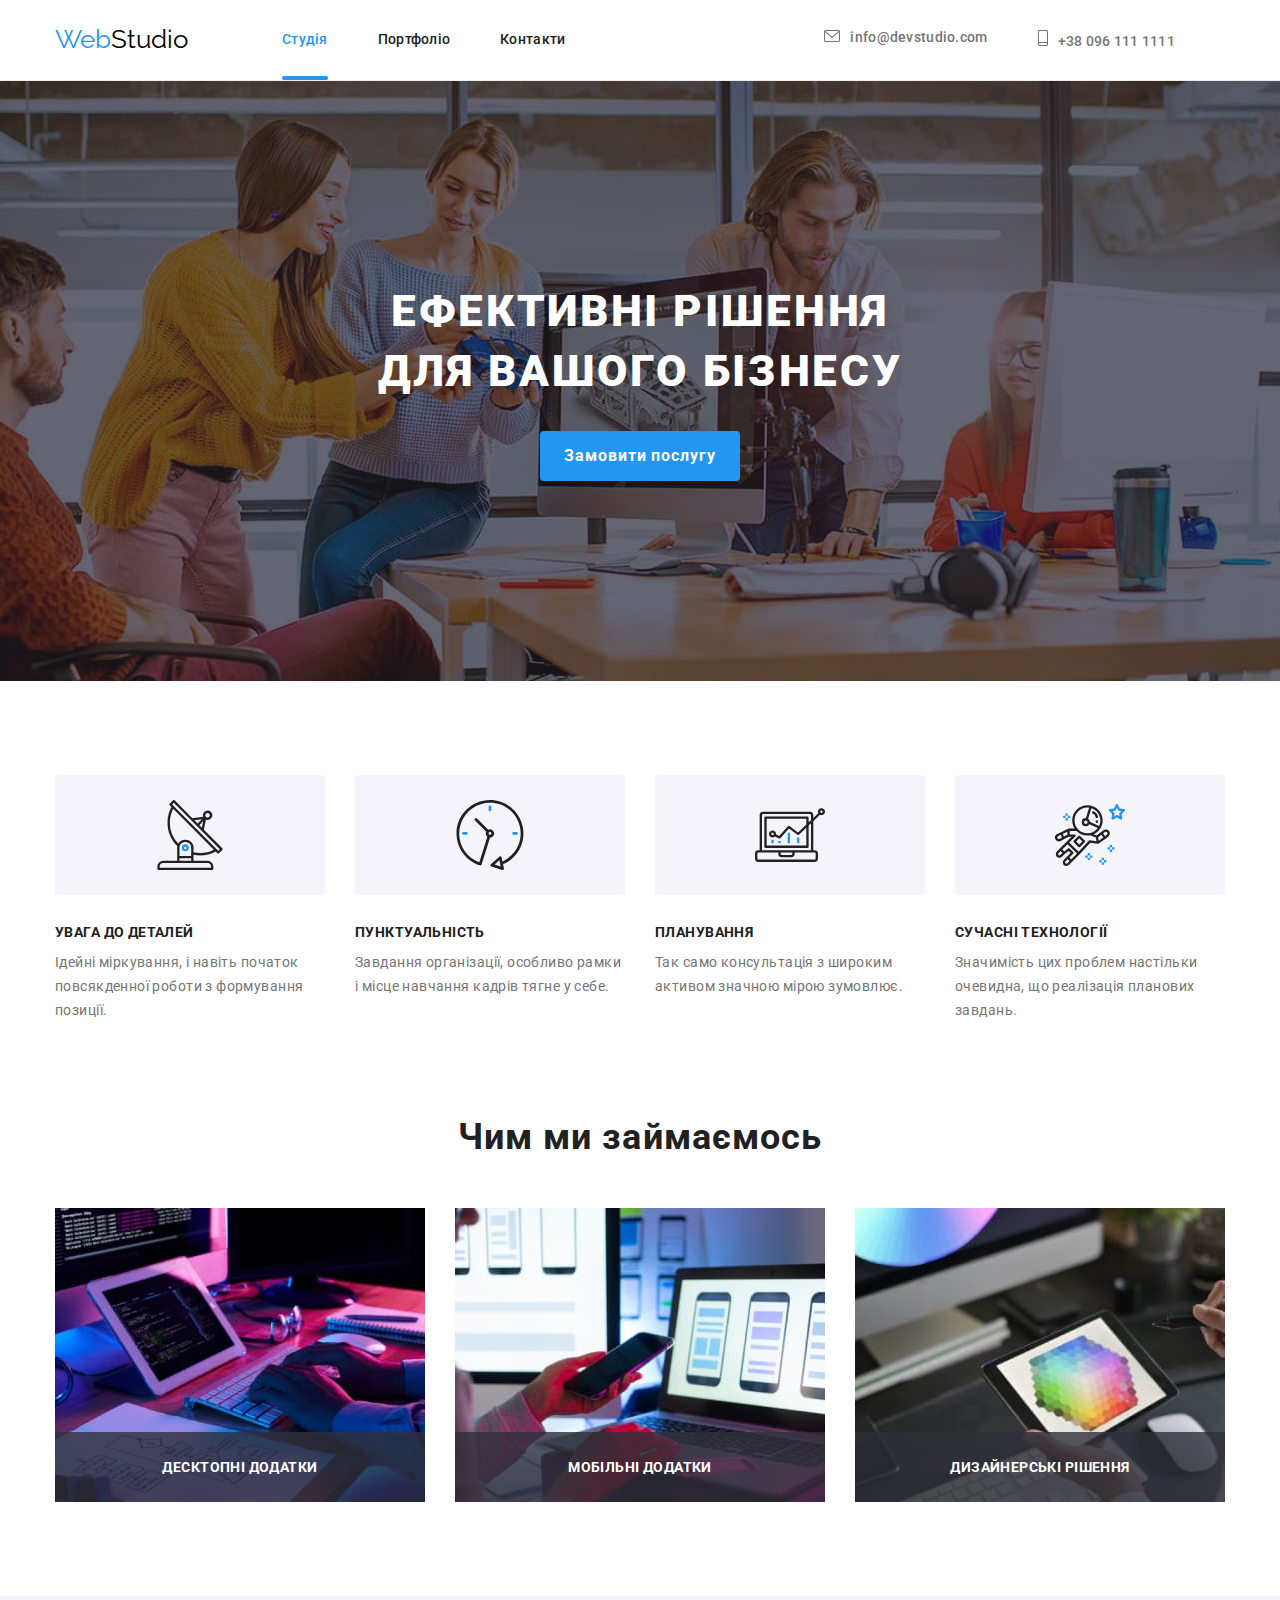
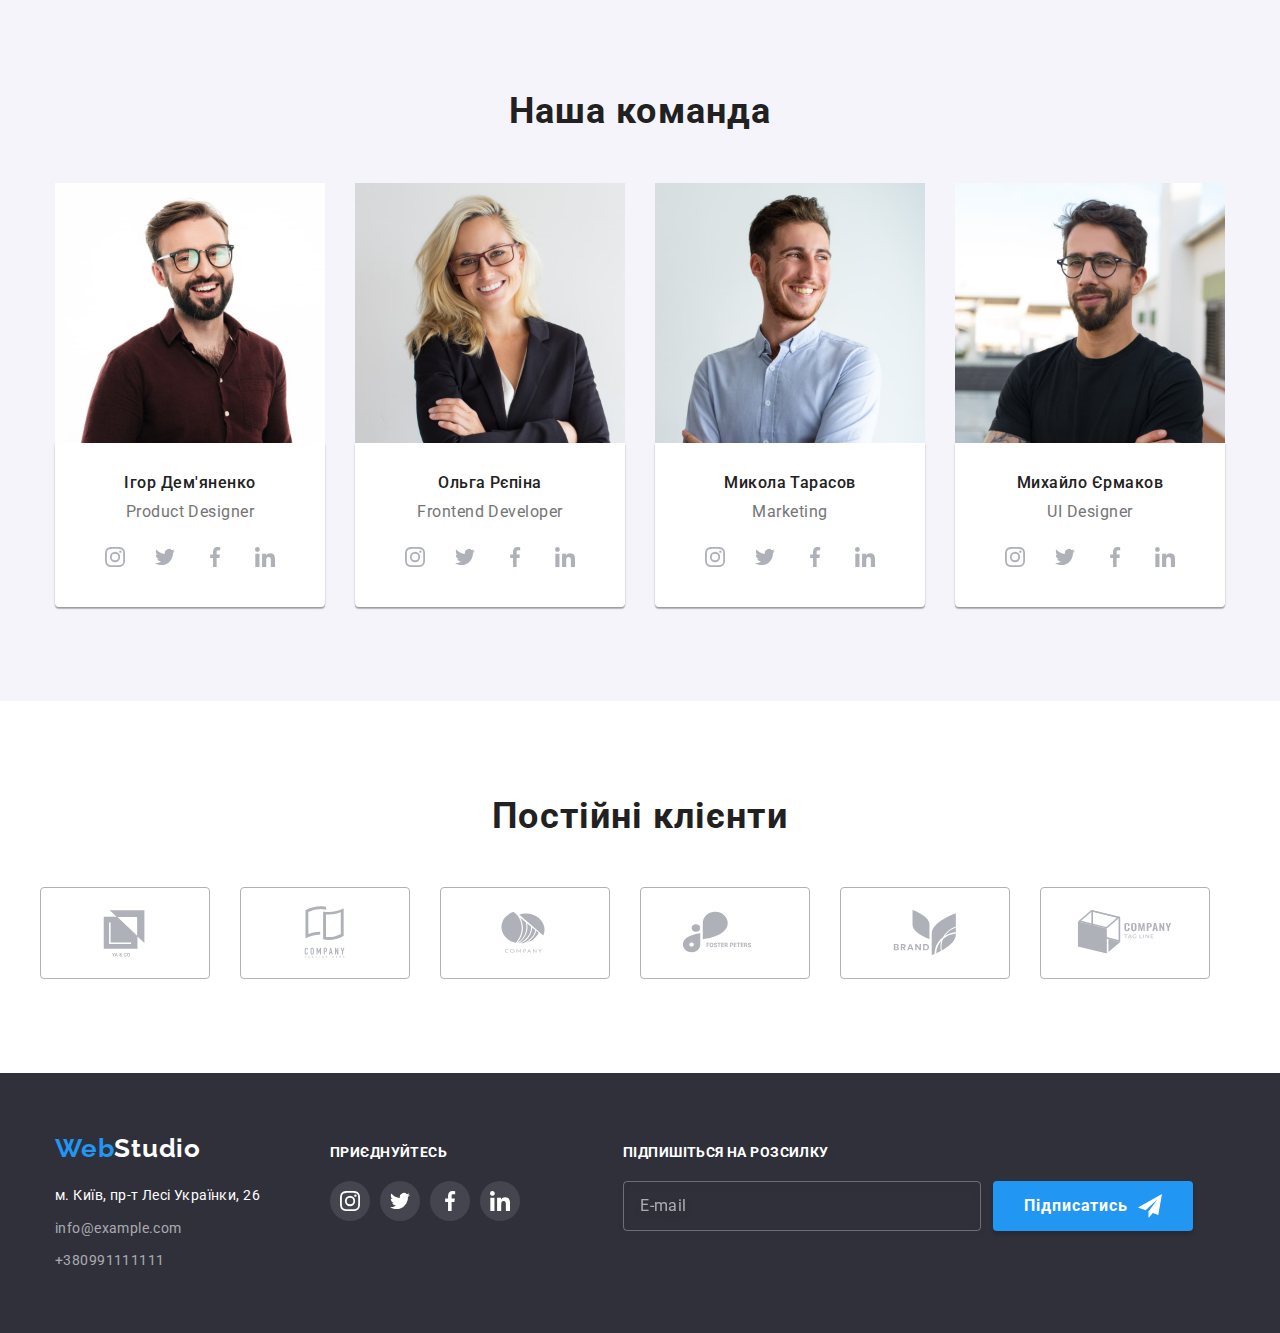
<file: index.html>
<!DOCTYPE html>
<html lang="uk">

<head>
    <meta charset="UTF-8">
    <meta http-equiv="X-UA-Compatible" content="IE=edge">
    <meta name="viewport" content="width=device-width, initial-scale=1.0">
    <title>Document</title>
    <link
        href="https://fonts.googleapis.com/css2?family=Montserrat:wght@400;500;600&family=Raleway:wght@700&family=Roboto:wght@400;500;700;900&display=swap"
        rel="stylesheet">
    <link rel="stylesheet"
        href="https://cdnjs.cloudflare.com/ajax/libs/modern-normalize/1.1.0/modern-normalize.min.css">
    <link rel="stylesheet" href="./css/main.min.css">

</head>

<body>
    <header class="page-header">
        <div class="container">
            <nav class="nav">
                <a class="logo-link link" href="WebStudio"><span class=" logo-accent">Web</span>Studio</a>
                <ul class="menu-nav header-container list">
                    <li class="menu-nav__item "><a href="Студия"
                            class="menu-nav__link menu-nav__link--current link">Студія</a>
                    </li>
                    <li class="menu-nav__item"><a href="./portfolio.html" class="menu-nav__link link">Портфоліо</a></li>
                    <li class="menu-nav__item"><a href="Контакты" class="menu-nav__link link">Контакти</a></li>

                </ul>
                <ul class="site-nav header-container list">
                    <li class="site-nav__item "><a class="site-nav__link mail-link link" href="info@devstudio.com">
                            <svg class="site-nav__icon-email" width="16" height="12">
                                <use href="./images/icons.svg#envelope"></use>
                            </svg>info@devstudio.com</a>
                    </li>
                    <li class="site-nav__item"><a class="site-nav__link tel-link link" href="+380961111111">
                            <svg class="site-nav__icon-tel" width="10" height="16">
                                <use href="./images/icons.svg#smartphone"></use>
                            </svg>+38 096 111 1111</a></li>
                </ul>
            </nav>
        </div>
    </header>

    <main>
        <div class="overlay">
            <section class="hero section ">
                <div class="hero__container container">
                    <h1 class="hero__title">Ефективні рішення<br> для вашого бізнесу</h1>
                    <button class="hero__button" type="button" data-modal-open>Замовити послугу</button>
                </div>
            </section>
        </div>
        <section class="features-section">
            <div class="container">
                <h2 class="section-title visually-hidden">Особливості</h2>
                <ul class="features-list list">
                    <li class="features-list__item">
                        <div class="features">
                            <svg class="features-list__icon">
                                <use href="./images/icons.svg#antenna"></use>
                            </svg>
                        </div>
                        <h3 class="features-list__title">Увага до деталей</h3>
                        <p class="features-list__text">Ідейні міркування, і навіть початок повсякденної роботи з
                            формування
                            позиції.</p>
                    </li>
                    <li class="features-list__item">
                        <div class="features">
                            <svg class="features-list__icon">
                                <use href="./images/icons.svg#clock"></use>
                            </svg>
                        </div>
                        <h3 class="features-list__title">Пунктуальність</h3>
                        <p class="features-list__text">Завдання організації, особливо рамки і місце навчання кадрів
                            тягне у
                            себе.
                        </p>
                    </li>
                    <li class="features-list__item">
                        <div class="features">
                            <svg class="features-list__icon">
                                <use href="./images/icons.svg#diagram"></use>
                            </svg>
                        </div>
                        <h3 class="features-list__title">Планування</h3>
                        <p class="features-list__text">Так само консультація з широким активом значною мірою
                            зумовлює.
                        </p>
                    </li>
                    <li class="features-list__item">
                        <div class="features">
                            <svg class="features-list__icon">
                                <use href="./images/icons.svg#astronaut"></use>
                            </svg>
                        </div>
                        <h3 class="features-list__title">Сучасні технології</h3>
                        <p class="features-list__text">Значимість цих проблем настільки очевидна, що реалізація
                            планових
                            завдань.
                        </p>
                    </li>
                </ul>
            </div>
        </section>
        <section class="about section">
            <div class="container">
                <h2 class="section-subtitle">Чим ми займаємось</h2>
                <ul class="about-list list">
                    <li class="about-list__item"><img src="./images/img.jpg" alt="декстопні додатки" width="370">
                        <div class="about-list__label">
                            <h3 class="about-list__label-text">Десктопні додатки</h3>
                        </div>
                    </li>

                    <li class="about-list__item"><img src="./images/img1.jpg" alt="мобільні додатки" width="370">
                        <div class="about-list__label">
                            <h3 class="about-list__label-text">Мобільні додатки</h3>
                        </div>
                    </li>
                    <li class="about-list__item"><img src="./images/img2.jpg" alt="дизайнерські рішення" width="370">
                        <div class="about-list__label">
                            <h3 class="about-list__label-text">Дизайнерські рішення</h3>
                        </div>
                    </li>
                </ul>
            </div>
        </section>
        <section class="team section">
            <div class="container">
                <h2 class="section-subtitle">Наша команда</h2>
                <ul class="team-list list">
                    <li class="team-list__item">
                        <img src="./images/igde.jpg" alt="член команды Игорь Демьяненко" width="270">
                        <div class="card-member">
                            <h3 class="card-member__name">Ігор Дем'яненко</h3>
                            <p class="card-member__pos">Product Designer</p>
                            <ul class="socials-list list">
                                <li class="socials__item"> <a class="socials-list__link link" href=""><svg
                                            class="cocial-list__icon" width="20" height="20">
                                            <use href="./images/icons.svg#instagram"></use>
                                        </svg></a></li>
                                <li class="socials__item"><a class="socials-list__link link" href=""> <svg
                                            class="cocial-list__icon" width="20" height="20">
                                            <use href="./images/icons.svg#twitter"></use>
                                        </svg> </a></li>
                                <li class="socials-item"><a class="socials-list__link link " href=""> <svg
                                            class="cocial-list__icon" width="20" height="20">
                                            <use href="./images/icons.svg#facebook"></use>
                                        </svg> </a></li>
                                <li class="socials-item"><a class="socials-list__link link " href=""> <svg
                                            class="cocial-list__icon" width="20" height="20">
                                            <use href="./images/icons.svg#linkedin"></use>
                                        </svg> </a></li>
                            </ul>
                        </div>
                    </li>

                    <li class="team-list__item">
                        <img src="./images/olre.jpg" alt="член команды Ольга Репина" width="270">
                        <div class="card-member">
                            <h3 class="card-member__name">Ольга Рєпіна</h3>
                            <p class="card-member__pos">Frontend Developer</p>
                            <ul class="socials-list list">
                                <li class="socials-item"> <a class="socials-list__link link" href=""><svg
                                            class="cocial_list__icon" width="20" height="20">
                                            <use href="./images/icons.svg#instagram"></use>
                                        </svg></a></li>
                                <li class="socials__item"><a class="socials-list__link link" href=""> <svg
                                            class="cocial_list__icon" width="20" height="20">
                                            <use href="./images/icons.svg#twitter"></use>
                                        </svg> </a></li>
                                <li class="socials__item"><a class="socials-list__link link " href=""> <svg
                                            class="cocial_list__icon" width="20" height="20">
                                            <use href="./images/icons.svg#facebook"></use>
                                        </svg> </a></li>
                                <li class="socials__item"><a class="socials-list__link link " href=""> <svg
                                            class="cocial_list__icon" width="20" height="20">
                                            <use href="./images/icons.svg#linkedin"></use>
                                        </svg> </a></li>
                            </ul>
                        </div>
                    </li>

                    <li class="team-list__item">
                        <img src="./images/ntar.jpg" alt="член команды Николай Тарасов" width="270">
                        <div class="card-member">
                            <h3 class="card-member__name">Микола Тарасов</h3>
                            <p class="card-member__pos">Marketing</p>
                            <ul class="socials-list list">
                                <li class="socials__item"> <a class="socials-list__link link" href=""><svg
                                            class="cocial-list__icon" width="20" height="20">
                                            <use href="./images/icons.svg#instagram"></use>
                                        </svg></a></li>
                                <li class="socials__item"><a class="socials-list__link link" href=""> <svg
                                            class="cocial-list__icon" width="20" height="20">
                                            <use href="./images/icons.svg#twitter"></use>
                                        </svg> </a></li>
                                <li class="socials__item"><a class="socials-list__link link " href=""> <svg
                                            class="cocial-list__icon" width="20" height="20">
                                            <use href="./images/icons.svg#facebook"></use>
                                        </svg> </a></li>
                                <li class="socials__item"><a class="socials-list__link link " href=""> <svg
                                            class="cocial-list__icon" width="20" height="20">
                                            <use href="./images/icons.svg#linkedin"></use>
                                        </svg> </a></li>
                            </ul>
                        </div>
                    </li>

                    <li class="team-list__item">
                        <img src="./images/mer.jpg" alt="член команды Михаил Ермаков" width="270">
                        <div class="card-member">
                            <h3 class="card-member__name">Михайло Єрмаков</h3>
                            <p class="card-member__pos">UI Designer</p>
                            <ul class="socials-list list">
                                <li class="socials__item"> <a class="socials-list__link link" href=""><svg
                                            class="cocial-list__icon" width="20" height="20">
                                            <use href="./images/icons.svg#instagram"></use>
                                        </svg></a></li>
                                <li class="socials__item"><a class="socials-list__link link" href=""> <svg
                                            class="cocial-list__icon" width="20" height="20">
                                            <use href="./images/icons.svg#twitter"></use>
                                        </svg> </a></li>
                                <li class="socials__item"><a class="socials-list__link link " href=""> <svg
                                            class="cocial-list__icon" width="20" height="20">
                                            <use href="./images/icons.svg#facebook"></use>
                                        </svg> </a></li>
                                <li class="socials__item"><a class="socials-list__link link " href=""> <svg
                                            class="cocial-list__icon" width="20" height="20">
                                            <use href="./images/icons.svg#linkedin"></use>
                                        </svg> </a></li>
                            </ul>
                        </div>
                    </li>
                </ul>
            </div>

        </section>
        <section class="section-clients">
            <div class="container">
                <h2 class="section-subtitle">Постійні клієнти</h2>
                <ul class="client-list list">
                    <li class="client-list__item"><a class="client-list__link" href=""><svg class="client-list__icon"
                                width="106" height="60">
                                <use href="./images/icons.svg#logo">
                                </use>
                            </svg></a></li>
                    <li class="client-list__item"><a class="client-list__link" href=""><svg class="client-list__icon"
                                width="106" height="60">
                                <use href="./images/icons.svg#logo-1">
                                </use>
                            </svg></a></li>
                    <li class="client-list__item"><a class="client-list__link" href=""><svg class="client-list__icon"
                                width="106" height="60">
                                <use href="./images/icons.svg#logo-2">
                                </use>
                            </svg></a></li>
                    <li class="client-list__item"><a class="client-list__link" href=""><svg class="client-list__icon"
                                width="106" height="60">
                                <use href="./images/icons.svg#logo-3">
                                </use>
                            </svg></a></li>
                    <li class="client-list__item"><a class="client-list__link" href=""><svg class="client-list__icon"
                                width="106" height="60">
                                <use href="./images/icons.svg#logo-4">
                                </use>
                            </svg></a></li>
                    <li class="client-list__item"><a class="client-list__link" href=""><svg class="client-list__icon"
                                width="106" height="60">
                                <use href="./images/icons.svg#logo-5">
                                </use>
                            </svg></a></li>
                </ul>
            </div>
        </section>
    </main>
    <footer class="footer">
        <div class=" footer-container container">
            <div class="footer-address">
                <a class="logo-link--address link" href="WebStudio"><span class=" logo-accent">Web</span>Studio</a>
                <address class="address">
                    м. Київ, пр-т Лесі Українки, 26 <br>
                    <a class="email-link link" href="mailto:info@example.com">info@example.com <br></a>
                    <a class="phone-link link" href="tel:+380991111111">+380991111111</a>
                </address>
            </div>
            <div class="social-links">
                <h4 class="social-title">Приєднуйтесь</h4>
                <ul class="social-list list">
                    <li class="socials__item"><a class="socials-list__link--accede link" href=""><svg
                                class="cocial-list__icon" width="20" height="20">
                                <use href="./images/icons.svg#instagram"></use>
                            </svg></a></li>
                    <li class="socials__item"><a class="socials-list__link--accede link" href=""> <svg
                                class="cocial-list__icon" width="20" height="20">
                                <use href="./images/icons.svg#twitter"></use>
                            </svg> </a></li>
                    <li class="socials__item"><a class="socials-list__link--accede link " href=""> <svg
                                class="cocial-list__icon" width="20" height="20">
                                <use href="./images/icons.svg#facebook"></use>
                            </svg> </a></li>
                    <li class="socials__item"><a class="socials-list__link--accede link " href=""> <svg
                                class="cocial-list__icon" width="20" height="20">
                                <use href="./images/icons.svg#linkedin"></use>
                            </svg> </a></li>
                </ul>
            </div>
            <form class="form-subscription">
                <strong class="form-subscription__title form">Підпишіться на розсилку</strong>
                <div class="form-subscription__box">
                    <label class="form-subscription__wrap">
                        <input class="form-subscription__input form-subscription__input--colortext" type="email"
                            name="email" placeholder="E-mail">
                    </label>
                    <button class="form-subscription__btn" type="submit"> Підписатись
                        <svg class="form-subscription__icon" width="24" height="24">
                            <use href="./images/icons.svg#icon-send"></use>
                        </svg>
                    </button>
                </div>
            </form>
        </div>
    </footer>
    <!--modal-window-->
    <div class="backdrop is-hidden" data-modal>
        <div class="modal">
            <button class="modal__btn" data-modal-close>
                <svg class="modal__icon" width="18" height="18">
                    <use href="./images/icons.svg#close-black"></use>
                </svg>
            </button>
            <form class="register-form">
                <strong class="form-title">Залиште свої дані, ми вам передзвонимо</strong>
                <div class="register-form__group" role="group">
                    <label class="register-form__wrap">
                        <span class="register-form__label">Ім'я</span>
                        <input class="register-form__input" type="text" name="user-name" autofocus>
                        <svg class="register-form__icon" width="18" height="18">
                            <use href="./images/icons.svg#person"></use>
                        </svg>
                    </label>
                    <label class="register-form__wrap">
                        <span class="register-form__label">Телефон</span>
                        <input class="register-form__input" type="tel" name="user-phone">
                        <svg class="register-form__icon" width="18" height="18">
                            <use href="./images/icons.svg#phone-black"></use>
                        </svg>
                    </label>
                    <label class="register-form__wrap">
                        <span class="register-form__label">Пошта</span>
                        <input class="register-form__input" type="email" name="user-maill">
                        <svg class="register-form__icon" width="18" height="18">
                            <use href="./images/icons.svg#email-black"></use>
                        </svg>
                    </label>
                    <label class="register-form__wrap">
                        <span class="register-form__label">Коментар</span>
                        <textarea class="register-form__message" name="Feedback" placeholder="Введіть текст"></textarea>
                    </label>
                </div>
                <label class="register-form__agreement">
                    <input class="register-form__checkbox visually-hidden" type="checkbox" name="agreement">
                    <svg class="register-form-icon" width="16" height="15">
                        <use class="register-form-icon-unchek" href="./images/icons.svg#unchek"></use>
                        <use class="register-form-icon-check" href="./images/icons.svg#icon-check"></use>
                    </svg>
                    <span class="register-form__text">Погоджуюся з розсилкою та приймаю
                        <a class="form-agreement-tx" href="">Умови договору</a></span>
                </label>
                <button class="register-form__btn" type="submit">Відправити</button>
            </form>
        </div>
    </div>
    <script src="./js/modal.js"></script>
</body>

</html>
</file>
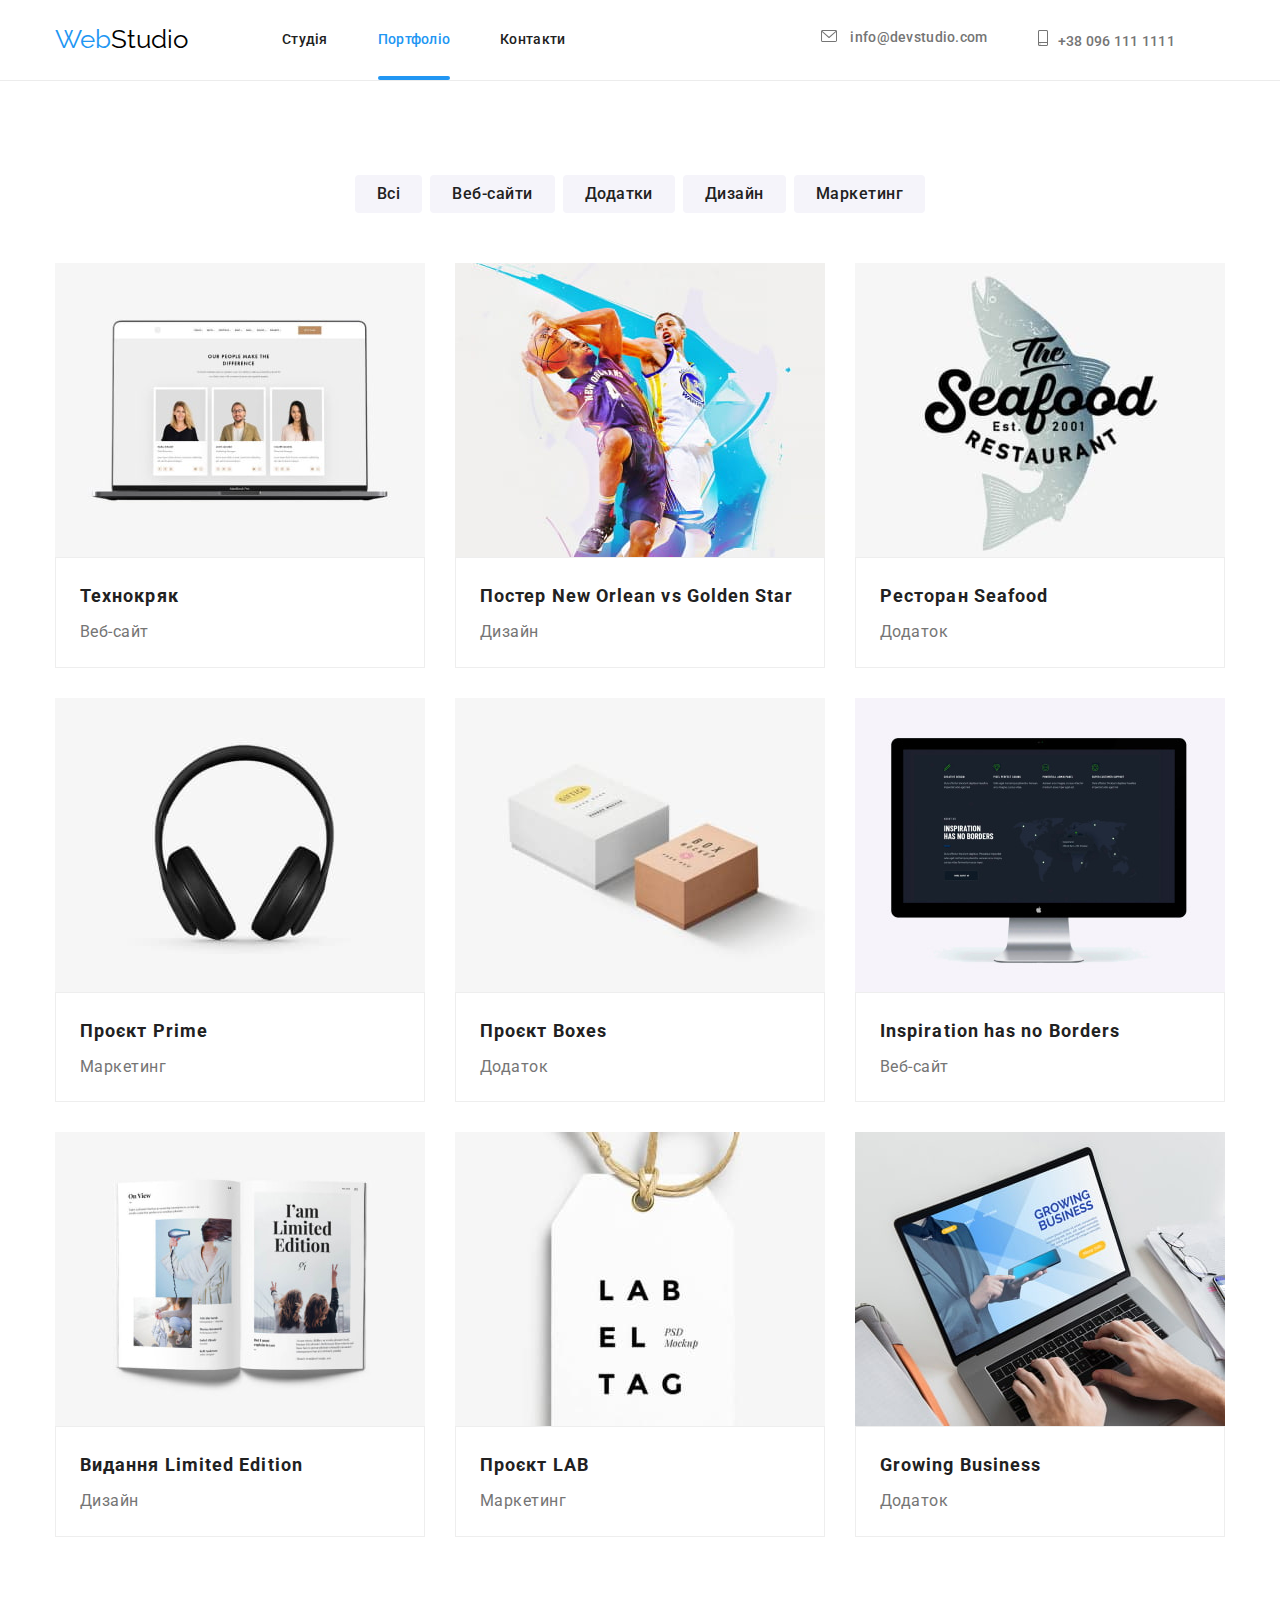
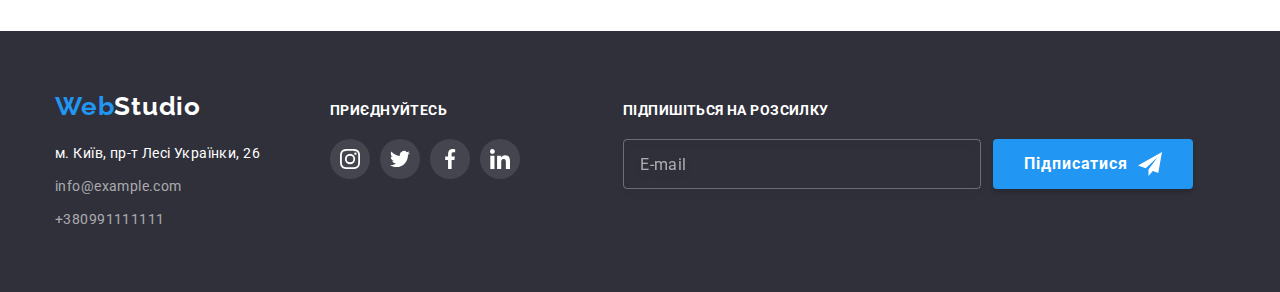
<file: portfolio.html>
<!DOCTYPE html>
<html lang="uk">

<head>
    <meta charset="UTF-8">
    <meta http-equiv="X-UA-Compatible" content="IE=edge">
    <meta name="viewport" content="width=device-width, initial-scale=1.0">
    <title>Document</title>
    <link
        href="https://fonts.googleapis.com/css2?family=Montserrat:wght@400;500;600&family=Raleway:wght@700&family=Roboto:wght@400;500;700;900&display=swap"
        rel="stylesheet">
    <link rel="stylesheet"
        href="https://cdnjs.cloudflare.com/ajax/libs/modern-normalize/1.1.0/modern-normalize.min.css">
    <link rel="stylesheet" href="./css/main.min.css">
</head>

<body>
    <header class="page-header">
        <div class="container">
            <nav class="nav">
                <a class="logo-link link" href="WebStudio"><span class="logo-accent">Web</span>Studio</a>
                <ul class="menu-nav header-container list">
                    <li class="menu-nav__item"><a href="./index.html" class="menu-nav__link link">Студія</a></li>
                    <li class="menu-nav__item"><a href="./portfolio.html"
                            class="menu-nav__link menu-nav__link--current link">Портфоліо</a></li>
                    <li class="menu-nav__item"><a href="Контакты" class="menu-nav__link link">Контакти</a></li>

                </ul>
                <ul class="site-nav header-container list">
                    <li class="site-nav__item"><a class="site-nav__link mail-link link" href="info@devstudio.com">
                            <svg class="site-nav__icon-email" width="16" height="12">
                                <use href="./images/icons.svg#envelope"></use>
                            </svg>
                            info@devstudio.com</a></li>
                    <li class="site-nav__item"><a class="site-nav__link tel-link link" href="+380961111111"><svg
                                class="site-nav__icon-tel" width="10" height="16">
                                <use href="./images/icons.svg#smartphone"></use>
                            </svg>+38 096 111 1111</a>
                    </li>
                </ul>
            </nav>
        </div>
    </header>
    <main>
        <section class="section-portfolio">
            <div class="container container-pr">
                <ul class="button-list list">
                    <li class="button-list__btn"><button class="button button--current" type="button">Всі</button></li>
                    <li class="button-list__btn"><button class="button" type="button">Веб-сайти</button></li>
                    <li class="button-list__btn"><button class="button" type="button">Додатки</button></li>
                    <li class="button-list__btn"><button class="button" type="button">Дизайн</button></li>
                    <li class="button-list__btn"><button class="button" type="button">Маркетинг</button></li>
                </ul>

                <h2 class="section-title visually-hidden">Проєкти</h2>
                <ul class="projects-list list">
                    <li class="projects-list__item-flex-element">
                        <div class="projects-element">
                            <a class="link" href="">
                                <img src="./images/img3.jpg" alt="Технокряк" width="370"></a>
                            <div class="projects-overlay">
                                <p class="overlay-text">Ресурс пропонує комплексні пропозиції з різним рівнем
                                    функціоналу та
                                    сервісів. Все це дозволить відвідувачу отримати
                                    вичерпні відомості про компанію чи приватну особу.</p>
                            </div>
                        </div>
                        <div class="card-projects">
                            <h3 class="card-projects__title">Технокряк</h3>
                            <p class="card-projects__text">Веб-сайт</p>
                        </div>

                    </li>
                    <li class="projects-list__item-flex-element">
                        <div class="projects-element"><a class="link" href=""><img src="./images/img4.jpg"
                                    alt="Постер New Orlean vs Golden Star" width="370"></a>
                            <div class="projects-overlay">
                                <p class="overlay-text">Ресурс пропонує комплексні пропозиції з різним рівнем
                                    функціоналу та
                                    сервісів. Все це дозволить відвідувачу отримати
                                    вичерпні відомості про компанію чи приватну особу.</p>
                            </div>
                        </div>
                        <div class="card-projects">
                            <h3 class="card-projects__title">Постер New Orlean vs Golden Star</h3>
                            <p class="card-projects__text">Дизайн</p>
                        </div>
                    </li>
                    <li class="projects-list__item-flex-element">
                        <div class="projects-element"><a class=" link" href=""><img src="./images/img5.jpg"
                                    alt="Ресторан Seafood" width="370"></a>
                            <div class="projects-overlay">
                                <p class="overlay-text">Ресурс пропонує комплексні пропозиції з різним рівнем
                                    функціоналу та
                                    сервісів. Все це дозволить відвідувачу отримати
                                    вичерпні відомості про компанію чи приватну особу.</p>
                            </div>
                        </div>
                        <div class="card-projects">
                            <h3 class="card-projects__title">Ресторан Seafood</h3>
                            <p class="card-projects__text">Додаток</p>
                        </div>
                    </li>
                    <li class="projects-list__item-flex-element">
                        <div class="projects-element"><a class=" link" href=""><img src="./images/img6.jpg"
                                    alt="Проект Prime" width="370"></a>
                            <div class="projects-overlay">
                                <p class="overlay-text">Ресурс пропонує комплексні пропозиції з різним рівнем
                                    функціоналу та
                                    сервісів. Все це дозволить відвідувачу отримати
                                    вичерпні відомості про компанію чи приватну особу.</p>
                            </div>
                        </div>
                        <div class="card-projects">
                            <h3 class="card-projects__title">Проєкт Prime</h3>
                            <p class="card-projects__text">Маркетинг</p>
                        </div>
                    </li>
                    <li class="projects-list__item-flex-element">
                        <div class="projects-element"><a class=" link" href=""><img src="./images/img7.jpg"
                                    alt="Проект Boxes" width="370"></a>
                            <div class="projects-overlay">
                                <p class="overlay-text">Ресурс пропонує комплексні пропозиції з різним рівнем
                                    функціоналу та
                                    сервісів. Все це дозволить відвідувачу отримати
                                    вичерпні відомості про компанію чи приватну особу.</p>
                            </div>
                        </div>
                        <div class="card-projects">
                            <h3 class="card-projects__title">Проєкт Boxes</h3>
                            <p class="card-projects__text">Додаток</p>
                        </div>
                    </li>
                    <li class="projects-list__item-flex-element">
                        <div class="projects-element"><a class="link" href=""><img src="./images/img8.jpg"
                                    alt="Inspiration has no Borders" width="370"></a>
                            <div class="projects-overlay">
                                <p class="overlay-text">Ресурс пропонує комплексні пропозиції з різним рівнем
                                    функціоналу та
                                    сервісів. Все це дозволить відвідувачу отримати
                                    вичерпні відомості про компанію чи приватну особу.</p>
                            </div>
                        </div>
                        <div class="card-projects">
                            <h3 class="card-projects__title">Inspiration has no Borders</h3>
                            <p class="card-projects__text">Веб-сайт</p>
                        </div>
                    </li>
                    <li class="projects-list__item-flex-element">
                        <div class="projects-element"><a class=" link" href=""><img src="./images/img9.jpg"
                                    alt="Издание Limited Edition" width="370"></a>
                            <div class="projects-overlay">
                                <p class="overlay-text">Ресурс пропонує комплексні пропозиції з різним рівнем
                                    функціоналу та
                                    сервісів. Все це дозволить відвідувачу отримати
                                    вичерпні відомості про компанію чи приватну особу.</p>
                            </div>
                        </div>
                        <div class="card-projects">
                            <h3 class="card-projects__title">Видання Limited Edition</h3>
                            <p class="card-projects__text">Дизайн</p>
                        </div>
                    </li>
                    <li class="projects-list__item-flex-element">
                        <div class="projects-element"><a class="link" href=""><img src="./images/img10.jpg"
                                    alt="Проект LAB" width="370"></a>
                            <div class="projects-overlay">
                                <p class="overlay-text">Ресурс пропонує комплексні пропозиції з різним рівнем
                                    функціоналу та
                                    сервісів. Все це дозволить відвідувачу отримати
                                    вичерпні відомості про компанію чи приватну особу.</p>
                            </div>
                        </div>
                        <div class="card-projects">
                            <h3 class="card-projects__title">Проєкт LAB</h3>
                            <p class="card-projects__text">Маркетинг</p>
                        </div>
                    </li>
                    <li class="projects-list__item-flex-element">
                        <div class="projects-element"><a class="link" href=""><img src="./images/img11.jpg"
                                    alt="Growing Business" width="370"></a>
                            <div class="projects-overlay">
                                <p class="overlay-text">Ресурс пропонує комплексні пропозиції з різним рівнем
                                    функціоналу та
                                    сервісів. Все це дозволить відвідувачу отримати
                                    вичерпні відомості про компанію чи приватну особу.</p>
                            </div>
                        </div>
                        <div class="card-projects">
                            <h3 class="card-projects__title">Growing Business</h3>
                            <p class="card-projects__text">Додаток</p>
                        </div>
                    </li>
                </ul>
            </div>
        </section>
    </main>


    <footer class="footer">
        <div class="container footer-container">
            <div class="footer-address">
                <a class="logo-link--address link" href="WebStudio"><span class=" logo-accent">Web</span>Studio</a>
                <address class="address">
                    м. Київ, пр-т Лесі Українки, 26 <br>
                    <a class="email-link link" href="mailto:info@example.com">info@example.com <br></a>
                    <a class="phone-link link" href="tel:+380991111111">+380991111111</a>
                </address>
            </div>
            <div class="social-links">
                <h4 class="social-title">Приєднуйтесь</h4>
                <ul class="social-list list">
                    <li class="socials__item"> <a class="socials-list__link--accede link" href=""><svg
                                class="cocial-list__icon" width="20" height="20">
                                <use href="./images/icons.svg#instagram"></use>
                            </svg></a></li>
                    <li class="socials__item"><a class="socials-list__link--accede link" href=""> <svg
                                class="cocial-list__icon" width="20" height="20">
                                <use href="./images/icons.svg#twitter"></use>
                            </svg> </a></li>
                    <li class="socials__item"><a class="socials-list__link--accede link " href=""> <svg
                                class="cocial-list__icon" width="20" height="20">
                                <use href="./images/icons.svg#facebook"></use>
                            </svg> </a></li>
                    <li class="socials__item"><a class="socials-list__link--accede link " href=""> <svg
                                class="cocial-list__icon" width="20" height="20">
                                <use href="./images/icons.svg#linkedin"></use>
                            </svg> </a></li>
                </ul>
            </div>
            <form class=" form-subscription form">
                <strong class="form-subscription__title form">Підпишіться на розсилку</strong>
                <label class="form-subscription__wrap">
                    <div class="form-subscription__box">
                        <input class="form-subscription__input form-subscription__input--colortext" type="email"
                            name="email" placeholder="E-mail">
                        <button class="form-subscription__btn" type="submit">Підписатися
                            <svg class="form-subscription__icon" width="24" height="24">
                                <use href="./images/icons.svg#icon-send"></use>
                            </svg>
                        </button>
                    </div>
                </label>
            </form>
        </div>
    </footer>
</body>

</html>
</file>
<file: css/main.min.css>
:root{--main-font: "Roboto", sans-serif;--secondary-font: "Raleway", sans-serif;--primari-text-color: #757575;--title-text-color: #212121;--accent-color: #2196F3;--dark-bg-cl: #2F303A;--light-bg-cl: #F5F4FA}.visually-hidden{position:absolute;width:1px;height:1px;margin:-1px;border:0;padding:0;white-space:nowrap;-webkit-clip-path:inset(100%);clip-path:inset(100%);clip:rect(0 0 0 0);overflow:hidden}img{display:block}h1,h2,h3,h4,h5,h6,p{margin:0}.list{list-style:none;padding:0;margin:0}.link{text-decoration:none;color:currentColor}*,*::before,*::after{-webkit-box-sizing:border-box;box-sizing:border-box}body{color:#212121;font-family:var(--main-font),sans-serif}.page-header{background-color:#fff;border-bottom:1px solid #ececec}.nav{display:-webkit-box;display:-ms-flexbox;display:flex;-webkit-box-align:center;-ms-flex-align:center;align-items:center}.menu-nav{display:-webkit-box;display:-ms-flexbox;display:flex;color:var(--title-text-color);font-size:14px;font-weight:500;line-height:1.14;letter-spacing:.02em}.menu-nav__link{display:block;padding-top:32px;padding-bottom:32px;-webkit-transition:color 250ms cubic-bezier(0.4, 0, 0.2, 1);transition:color 250ms cubic-bezier(0.4, 0, 0.2, 1)}.menu-nav__link:hover,.menu-nav__link:focus{color:var(--accent-color)}.menu-nav__item{margin-right:50px}.menu-nav__item:last-child{margin-right:0}.menu-nav__link{color:var(--title-text-color)}.menu-nav__link--current{color:var(--accent-color);position:relative}.menu-nav__link--current::after{position:absolute;bottom:0;left:0;content:" ";display:block;background-color:var(--accent-color);width:100%;height:4px;border-radius:2px}.site-nav{font-weight:500;font-size:14px;line-height:1.14;letter-spacing:.02em;color:#757575}.site-nav:hover .site-nav:focus{color:var(--accent-color)}.site-nav__item{margin-right:50px}.site-nav__icon-email{margin-right:10px;-webkit-box-align:center;-ms-flex-align:center;align-items:center;fill:currentColor}.site-nav__icon-tel{margin-right:10px;-webkit-box-align:center;-ms-flex-align:center;align-items:center;fill:currentColor}.site-nav.header-container{display:-webkit-box;display:-ms-flexbox;display:flex;margin-left:auto}.mail-link,.tel-link{color:#757575;-webkit-transition:color 250ms cubic-bezier(0.4, 0, 0.2, 1);transition:color 250ms cubic-bezier(0.4, 0, 0.2, 1)}.email-link,.phone-link{color:rgba(255,255,255,.6);display:-webkit-box;display:-ms-flexbox;display:flex;margin-top:9px;-webkit-transition:color 250ms cubic-bezier(0.4, 0, 0.2, 1);transition:color 250ms cubic-bezier(0.4, 0, 0.2, 1)}.mail-link:focus,.mail-link:hover,.tel-link:focus,.tel-link:hover,.phone-link:focus,.phone-link:hover,.email-link:hover,.email-link:focus{color:var(--accent-color)}.footer{background-color:var(--dark-bg-cl)}.footer{padding-top:60px;padding-bottom:60px}.address{display:block;-webkit-box-align:center;-ms-flex-align:center;align-items:center;margin-right:70px;font-style:normal;color:#fff;font-size:14px;line-height:1.7;letter-spacing:.03em}.footer-container{display:-webkit-box;display:-ms-flexbox;display:flex;-webkit-box-align:baseline;-ms-flex-align:baseline;align-items:baseline}.footer-address{display:-webkit-box;display:-ms-flexbox;display:flex;-webkit-box-orient:vertical;-webkit-box-direction:normal;-ms-flex-direction:column;flex-direction:column}.modal{position:relative;width:528px;min-height:581px;background-color:#fff;-webkit-box-shadow:0px 1px 3px rgba(0,0,0,.12),0px 1px 1px rgba(0,0,0,.14),0px 2px 1px rgba(0,0,0,.2);box-shadow:0px 1px 3px rgba(0,0,0,.12),0px 1px 1px rgba(0,0,0,.14),0px 2px 1px rgba(0,0,0,.2);border-radius:4px;padding:40px}.modal__btn{position:absolute;display:-webkit-box;display:-ms-flexbox;display:flex;-webkit-box-align:center;-ms-flex-align:center;align-items:center;-webkit-box-pack:center;-ms-flex-pack:center;justify-content:center;top:8px;right:8px;width:30px;height:30px;padding:0;border:1px solid rgba(0,0,0,.1);border-radius:50%;background-color:rgba(0,0,0,0);cursor:pointer}.modal__icon{fill:#000;-webkit-transition:fill 250ms cubic-bezier(0.4, 0, 0.2, 1);transition:fill 250ms cubic-bezier(0.4, 0, 0.2, 1)}.modal__icon:hover,.modal__icon:focus{fill:#188ce8}.form-subscription{margin-left:93px}.form-subscription__title{display:-webkit-box;display:-ms-flexbox;display:flex;font-style:normal;font-weight:700;font-size:14px;line-height:1.14;letter-spacing:.03em;text-align:center;text-transform:uppercase;color:#fff;padding:0 0;margin-bottom:20px}.form-subscription__btn{display:-webkit-inline-box;display:-ms-inline-flexbox;display:inline-flex;width:200px;height:50px;gap:10px;padding:10px 28px;-webkit-box-align:center;-ms-flex-align:center;align-items:center;-webkit-box-pack:center;-ms-flex-pack:center;justify-content:center;text-align:center;letter-spacing:.06em;font-weight:700;font-size:16px;line-height:1.875;color:#fff;background:var(--accent-color);-webkit-box-shadow:0px 4px 4px rgba(0,0,0,.15);box-shadow:0px 4px 4px rgba(0,0,0,.15);border-radius:4px;border:none;cursor:pointer;-webkit-transition:background-color 250ms cubic-bezier(0.4, 0, 0.2, 1);transition:background-color 250ms cubic-bezier(0.4, 0, 0.2, 1)}.form-subscription__btn:hover,.form-subscription__btn:focus{background-color:#188ce8}.form-subscription__box{display:-webkit-box;display:-ms-flexbox;display:flex;gap:12px}.form-subscription__input{display:block;width:358px;height:50px;padding:15px 16px;background-color:rgba(0,0,0,0);cursor:pointer;border:1px solid rgba(255,255,255,.3);-webkit-filter:drop-shadow(0px 4px 4px rgba(0, 0, 0, 0.15));filter:drop-shadow(0px 4px 4px rgba(0, 0, 0, 0.15));border-radius:4px}.form-subscription__input--colortext{color:#fff}.form-subscription__input::-webkit-input-placeholder{font-weight:400;font-size:16px;line-height:1.25;letter-spacing:.03em;color:rgba(255,255,255,.6)}.form-subscription__input::-moz-placeholder{font-weight:400;font-size:16px;line-height:1.25;letter-spacing:.03em;color:rgba(255,255,255,.6)}.form-subscription__input:-ms-input-placeholder{font-weight:400;font-size:16px;line-height:1.25;letter-spacing:.03em;color:rgba(255,255,255,.6)}.form-subscription__input::-ms-input-placeholder{font-weight:400;font-size:16px;line-height:1.25;letter-spacing:.03em;color:rgba(255,255,255,.6)}.form-subscription__input::placeholder{font-weight:400;font-size:16px;line-height:1.25;letter-spacing:.03em;color:rgba(255,255,255,.6)}.form-title{display:block;text-align:center;color:var(--title-text-color);font-weight:700;font-size:20px;line-height:1.15;letter-spacing:.03em;margin-bottom:12px}.register-form{text-align:center}.register-form__group{margin-bottom:20px}.register-form__wrap{display:block;position:relative;margin-bottom:10px}.register-form__wrap:last-child{margin-bottom:0}.register-form__agreement{display:-webkit-box;display:-ms-flexbox;display:flex;-webkit-box-align:center;-ms-flex-align:center;align-items:center;gap:9px;margin-left:25px;margin-bottom:30px}.register-form__text{-webkit-user-select:none;-moz-user-select:none;-ms-user-select:none;user-select:none;font-weight:400;font-size:14px;line-height:1.7142857143;letter-spacing:.03em;color:var(--primari-text-color);text-underline-position:under}.register-form__tx{color:var(--accent-color)}.register-form__checkbox:checked+.register-form-icon .register-form-icon-ucheck{opacity:0}.register-form-icon-check{opacity:0}.register-form__checkbox:checked+.register-form-icon .register-form-icon-check{opacity:1}.register-form__btn{display:-webkit-inline-box;display:-ms-inline-flexbox;display:inline-flex;background-color:var(--accent-color);color:#fff;cursor:pointer;text-align:center;-webkit-box-align:center;-ms-flex-align:center;align-items:center;width:200px;height:50px;font-weight:700;font-size:16px;line-height:1.9;padding:10px 52px;letter-spacing:.06em;-webkit-box-shadow:0px 4px 4px rgba(0,0,0,.15);box-shadow:0px 4px 4px rgba(0,0,0,.15);border-radius:4px;border:none;-webkit-transition:background-color 250ms cubic-bezier(0.4, 0, 0.2, 1);transition:background-color 250ms cubic-bezier(0.4, 0, 0.2, 1)}.register-form__btn:hover,.register-form__btn:focus{background-color:#188ce8}.register-form__label{display:block;text-align:left;font-weight:400;font-size:12px;line-height:1.16;letter-spacing:.01em;color:var(--primari-text-color);margin-bottom:4px}.register-form__input,.register-form__message{width:100%;height:40px;padding:14px;padding-left:42px;border:1px solid rgba(33,33,33,.2);border-radius:4px;outline:rgba(0,0,0,0);cursor:pointer;-webkit-transition:fill 250ms cubic-bezier(0.4, 0, 0.2, 1),border 250ms cubic-bezier(0.4, 0, 0.2, 1);transition:fill 250ms cubic-bezier(0.4, 0, 0.2, 1),border 250ms cubic-bezier(0.4, 0, 0.2, 1)}.register-form__input:hover,.register-form__input:focus,.register-form__message:hover,.register-form__message:focus{border:1px solid #2196f3}.register-form__message{height:120px;padding:12px 16px;resize:none}.register-form__message:hover,.register-form__message:focus{border:1px solid #2196f3}.register-form__message::-webkit-input-placeholder{font-weight:400;font-size:12px;line-height:1.1666666667;letter-spacing:.01em;color:rgba(117,117,117,.5)}.register-form__message::-moz-placeholder{font-weight:400;font-size:12px;line-height:1.1666666667;letter-spacing:.01em;color:rgba(117,117,117,.5)}.register-form__message:-ms-input-placeholder{font-weight:400;font-size:12px;line-height:1.1666666667;letter-spacing:.01em;color:rgba(117,117,117,.5)}.register-form__message::-ms-input-placeholder{font-weight:400;font-size:12px;line-height:1.1666666667;letter-spacing:.01em;color:rgba(117,117,117,.5)}.register-form__message::placeholder{font-weight:400;font-size:12px;line-height:1.1666666667;letter-spacing:.01em;color:rgba(117,117,117,.5)}.register-form__input:hover+.register-form__icon,.register-form__input:focus-within+.register-form__icon{fill:#2196f3}.register-form__icon{position:absolute;bottom:11px;left:14px;fill:#212121;cursor:pointer;pointer-events:none;-webkit-transition:fill 250ms cubic-bezier(0.4, 0, 0.2, 1);transition:fill 250ms cubic-bezier(0.4, 0, 0.2, 1)}.register-form__icon:hover,.register-form__icon:focus{fill:#2196f3}.backdrop{display:-webkit-box;display:-ms-flexbox;display:flex;-webkit-box-align:center;-ms-flex-align:center;align-items:center;-webkit-box-pack:center;-ms-flex-pack:center;justify-content:center;position:fixed;top:0;left:0;width:100%;height:100%;background-color:rgba(0,0,0,.2);-webkit-transition:opacity 250ms ease-out,visibility 250ms ease-out;transition:opacity 250ms ease-out,visibility 250ms ease-out}.backdrop.is-hidden{opacity:0;visibility:hidden;pointer-events:none}.logo-link{margin-right:94px;color:#000;font-family:var(--secondary-font),sans-serif;font-size:26px;line-height:1.2}.logo-accent{color:var(--accent-color)}.logo-accent-bl{color:#fff}.logo-link--address{font-family:var(--secondary-font),sans-serif;color:#fff;font-weight:700;font-size:26px;line-height:1.2;letter-spacing:.03em;display:-webkit-box;display:-ms-flexbox;display:flex;padding-bottom:20px}.container{width:1200px;padding-left:15px;padding-right:15px;margin-left:auto;margin-right:auto}.overlay{height:600px;max-width:1600px;margin-right:auto;margin-left:auto;background-position:center;background-size:cover;background-repeat:no-repeat;background-image:-webkit-gradient(linear, left top, right top, from(rgba(47, 48, 58, 0.4)), to(rgba(47, 48, 58, 0.4))),url(../images/hero.jpg);background-image:linear-gradient(to right, rgba(47, 48, 58, 0.4), rgba(47, 48, 58, 0.4)),url(../images/hero.jpg)}.hero.section{padding-top:200px;padding-bottom:200px}.hero__title{color:#fff;text-transform:uppercase;font-weight:900;font-size:44px;line-height:1.37;letter-spacing:.06em;text-align:center;margin-bottom:30px}.hero__container.container{display:-webkit-box;display:-ms-flexbox;display:flex;-webkit-box-orient:vertical;-webkit-box-direction:normal;-ms-flex-direction:column;flex-direction:column;-webkit-box-align:center;-ms-flex-align:center;align-items:center}.hero__button{font-family:inherit;background-color:var(--accent-color);cursor:pointer;color:#fff;width:200px;height:50px;font-weight:700;font-size:16px;line-height:1.9;letter-spacing:.06em;border-radius:4px;border:0;-webkit-transition:background-color 250ms cubic-bezier(0.4, 0, 0.2, 1);transition:background-color 250ms cubic-bezier(0.4, 0, 0.2, 1)}.hero__button:hover,.hero__button:focus{background-color:#188ce8}.button-list{display:-webkit-box;display:-ms-flexbox;display:flex;-webkit-box-pack:center;-ms-flex-pack:center;justify-content:center;margin-bottom:50px}.button-list__btn{margin-right:8px}.button-list__btn:last-child{margin-right:0}.button--current{background-color:var(--accent-color);color:#fff}.button{font-family:inherit;background-color:var(--light-bg-cl);color:var(--title-texr);font-size:16px;line-height:1.62;font-weight:500;text-align:center;letter-spacing:.03em;cursor:pointer;display:inline-block;padding:6px 22px;border-radius:4px;border:0;-webkit-transition:background-color 250ms cubic-bezier(0.4, 0, 0.2, 1),color 250ms cubic-bezier(0.4, 0, 0.2, 1),-webkit-box-shadow 250ms cubic-bezier(0.4, 0, 0.2, 1);transition:background-color 250ms cubic-bezier(0.4, 0, 0.2, 1),color 250ms cubic-bezier(0.4, 0, 0.2, 1),-webkit-box-shadow 250ms cubic-bezier(0.4, 0, 0.2, 1);transition:background-color 250ms cubic-bezier(0.4, 0, 0.2, 1),color 250ms cubic-bezier(0.4, 0, 0.2, 1),box-shadow 250ms cubic-bezier(0.4, 0, 0.2, 1);transition:background-color 250ms cubic-bezier(0.4, 0, 0.2, 1),color 250ms cubic-bezier(0.4, 0, 0.2, 1),box-shadow 250ms cubic-bezier(0.4, 0, 0.2, 1),-webkit-box-shadow 250ms cubic-bezier(0.4, 0, 0.2, 1)}.button:hover,.button:focus{background-color:#188ce8;color:#fff;-webkit-box-shadow:0px 3px 1px rgba(0,0,0,.1),0px 1px 2px rgba(0,0,0,.08),0px 2px 2px rgba(0,0,0,.12);box-shadow:0px 3px 1px rgba(0,0,0,.1),0px 1px 2px rgba(0,0,0,.08),0px 2px 2px rgba(0,0,0,.12)}.features-section{padding-top:94px}.features{display:-webkit-box;display:-ms-flexbox;display:flex;-webkit-box-align:center;-ms-flex-align:center;align-items:center;-webkit-box-pack:center;-ms-flex-pack:center;justify-content:center;width:270px;height:120px;margin-bottom:30px;margin-right:30px;background-color:var(--light-bg-cl);border-radius:4px}.features-list.list{display:-webkit-box;display:-ms-flexbox;display:flex;-webkit-box-pack:center;-ms-flex-pack:center;justify-content:center}.features-list__icon{width:70px;height:70px}.features-list__item{width:270px;margin-right:30px;-webkit-box-align:end;-ms-flex-align:end;align-items:flex-end;-webkit-box-pack:center;-ms-flex-pack:center;justify-content:center}.features-list__item:last-child{margin-right:0}.features-list__title{color:var(--title-text-color);font-weight:700;font-size:14px;line-height:1.14;letter-spacing:.03em;text-transform:uppercase;margin-bottom:10px}.features-list__text{color:var(--primari-text-color);font-weight:400;font-size:14px;line-height:1.7;letter-spacing:.03em}.about-list{display:-webkit-box;display:-ms-flexbox;display:flex}.about-list__item{position:relative;width:370px;margin-right:30px}.about-list__item:last-child{margin-right:0}.about-list__label{position:absolute;right:0;bottom:0;width:100%;height:70px;background:rgba(47,48,58,.8)}.about-list__label-text{display:-webkit-box;display:-ms-flexbox;display:flex;-webkit-box-align:center;-ms-flex-align:center;align-items:center;-webkit-box-pack:center;-ms-flex-pack:center;justify-content:center;padding:27px 0;color:#fff;font-weight:700;font-size:14px;line-height:1.17;text-transform:uppercase;letter-spacing:.03em}.team{padding:94px 0;background-color:#f5f4fa}.team-list{display:-webkit-box;display:-ms-flexbox;display:flex}.team-list__item{width:270px;margin-right:30px;-webkit-box-align:end;-ms-flex-align:end;align-items:flex-end;-webkit-box-pack:center;-ms-flex-pack:center;justify-content:center}.card-member{background-color:#fff;text-align:center;padding-top:30px;padding-bottom:30px;-webkit-box-shadow:0px 1px 3px rgba(0,0,0,.12),0px 1px 1px rgba(0,0,0,.14),0px 2px 1px rgba(0,0,0,.2);box-shadow:0px 1px 3px rgba(0,0,0,.12),0px 1px 1px rgba(0,0,0,.14),0px 2px 1px rgba(0,0,0,.2);border-radius:0px 0px 4px 4px}.card-member__name{font-weight:500;font-size:16px;line-height:1.19;letter-spacing:.03em;margin-bottom:10px}.card-member__pos{color:var(--primari-text-color);font-weight:400;font-size:16px;line-height:1.19;letter-spacing:.03em;margin-bottom:16px}.section-subtitle{color:var(--title-text-color);font-weight:700;font-size:36px;line-height:1.17;text-align:center;letter-spacing:.03em;margin-bottom:50px}.socials-list{display:-webkit-box;display:-ms-flexbox;display:flex;-webkit-box-align:center;-ms-flex-align:center;align-items:center;-webkit-box-pack:center;-ms-flex-pack:center;justify-content:center;padding-left:0px;gap:10px}.socials-list__link{display:-webkit-box;display:-ms-flexbox;display:flex;-webkit-box-align:center;-ms-flex-align:center;align-items:center;-webkit-box-pack:center;-ms-flex-pack:center;justify-content:center;width:40px;height:40px;background-color:#fff;fill:#afb1b8;border-radius:50%;-webkit-transition:background-color 250ms cubic-bezier(0.4, 0, 0.2, 1),fill 250ms cubic-bezier(0.4, 0, 0.2, 1);transition:background-color 250ms cubic-bezier(0.4, 0, 0.2, 1),fill 250ms cubic-bezier(0.4, 0, 0.2, 1)}.socials-list__link:hover,.socials-list__link:focus{background-color:var(--accent-color);fill:#fff}.social-title{display:-webkit-box;display:-ms-flexbox;display:flex;font-style:normal;font-weight:700;font-size:14px;line-height:1.14;letter-spacing:.03em;text-align:center;text-transform:uppercase;color:#fff;padding:0 0;margin-bottom:20px}.social-list{display:-webkit-box;display:-ms-flexbox;display:flex}.social-links{display:-webkit-box;display:-ms-flexbox;display:flex;-webkit-box-orient:vertical;-webkit-box-direction:normal;-ms-flex-direction:column;flex-direction:column;-webkit-box-pack:center;-ms-flex-pack:center;justify-content:center}.socials-list__link--accede{margin-right:10px}.socials-list__link--accede{display:-webkit-box;display:-ms-flexbox;display:flex;-webkit-box-align:center;-ms-flex-align:center;align-items:center;-webkit-box-pack:center;-ms-flex-pack:center;justify-content:center;width:40px;height:40px;background-color:rgba(255,255,255,.1);fill:#fff;border-radius:50%;-webkit-transition:background-color 250ms cubic-bezier(0.4, 0, 0.2, 1);transition:background-color 250ms cubic-bezier(0.4, 0, 0.2, 1)}.socials-list__link--accede:hover,.socials-list__link--accede:focus{background-color:var(--accent-color)}.section-clients{margin-top:94px;margin-bottom:94px}.client-list{display:-webkit-box;display:-ms-flexbox;display:flex;-webkit-box-align:center;-ms-flex-align:center;align-items:center;-webkit-box-pack:center;-ms-flex-pack:center;justify-content:center}.client-list:last-child{margin-right:0}.client-list__item{margin-right:30px}.client-list__link{display:-webkit-box;display:-ms-flexbox;display:flex;-webkit-box-align:center;-ms-flex-align:center;align-items:center;-webkit-box-pack:center;-ms-flex-pack:center;justify-content:center;width:170px;height:92px;border:1px solid #afb1b8;border-radius:4px;fill:#afb1b8;-webkit-transition:fill 250ms cubic-bezier(0.4, 0, 0.2, 1),border 250ms cubic-bezier(0.4, 0, 0.2, 1);transition:fill 250ms cubic-bezier(0.4, 0, 0.2, 1),border 250ms cubic-bezier(0.4, 0, 0.2, 1)}.client-list__link:hover,.client-list__link:focus{fill:var(--accent-color);border:1px solid #2196f3;border-radius:4px}.client-list__icon{display:block;-webkit-box-align:center;-ms-flex-align:center;align-items:center;-webkit-box-pack:center;-ms-flex-pack:center;justify-content:center}.section-portfolio{padding-top:94px;padding-bottom:94px}.overlay-text{padding:63px 24px;font-weight:400;font-size:18px;line-height:1.55;letter-spacing:.03em;color:#fff}.projects-list__item-flex-element:focus,.projects-list__item-flex-element:hover{-webkit-box-shadow:0px 1px 1px rgba(0,0,0,.12),0px 4px 4px rgba(0,0,0,.06),1px 4px 6px rgba(0,0,0,.16);box-shadow:0px 1px 1px rgba(0,0,0,.12),0px 4px 4px rgba(0,0,0,.06),1px 4px 6px rgba(0,0,0,.16)}.projects-overlay{position:absolute;background-color:rgba(33,150,243,.9);right:0;top:0;width:100%;height:100%;-webkit-transform:translateY(100%);transform:translateY(100%);-webkit-transition:-webkit-transform 250ms cubic-bezier(0.4, 0, 0.2, 1);transition:-webkit-transform 250ms cubic-bezier(0.4, 0, 0.2, 1);transition:transform 250ms cubic-bezier(0.4, 0, 0.2, 1);transition:transform 250ms cubic-bezier(0.4, 0, 0.2, 1), -webkit-transform 250ms cubic-bezier(0.4, 0, 0.2, 1)}.projects-element{position:relative;overflow:hidden}.projects-element:hover .projects-overlay{-webkit-transform:translateY(0);transform:translateY(0);opacity:1}.projects-list__item-flex-element{-webkit-box-align:center;-ms-flex-align:center;align-items:center;width:370px;margin-bottom:30px;margin-right:30px;-webkit-transition:-webkit-box-shadow 250ms cubic-bezier(0.4, 0, 0.2, 1);transition:-webkit-box-shadow 250ms cubic-bezier(0.4, 0, 0.2, 1);transition:box-shadow 250ms cubic-bezier(0.4, 0, 0.2, 1);transition:box-shadow 250ms cubic-bezier(0.4, 0, 0.2, 1), -webkit-box-shadow 250ms cubic-bezier(0.4, 0, 0.2, 1)}.projects-list__item-flex-element:nth-child(3n){margin-right:0}.projects-list__item-flex-element:nth-last-child(-n+3){margin-bottom:0}.list.projects-list{display:-webkit-box;display:-ms-flexbox;display:flex;-ms-flex-wrap:wrap;flex-wrap:wrap}.projects-list__item-flex-element{width:370px}.card-projects{padding-top:20px;padding-bottom:20px;padding-right:24px;padding-left:24px;width:370px;border:1px solid #eee}.card-projects__title{font-weight:700;font-size:18px;line-height:2;letter-spacing:.06em;margin-bottom:4px}.card-projects__text{color:var(--primari-text-color);font-size:16px;line-height:1.8;letter-spacing:.03em}.section{padding:94px 0}/*# sourceMappingURL=main.min.css.map */
</file>
